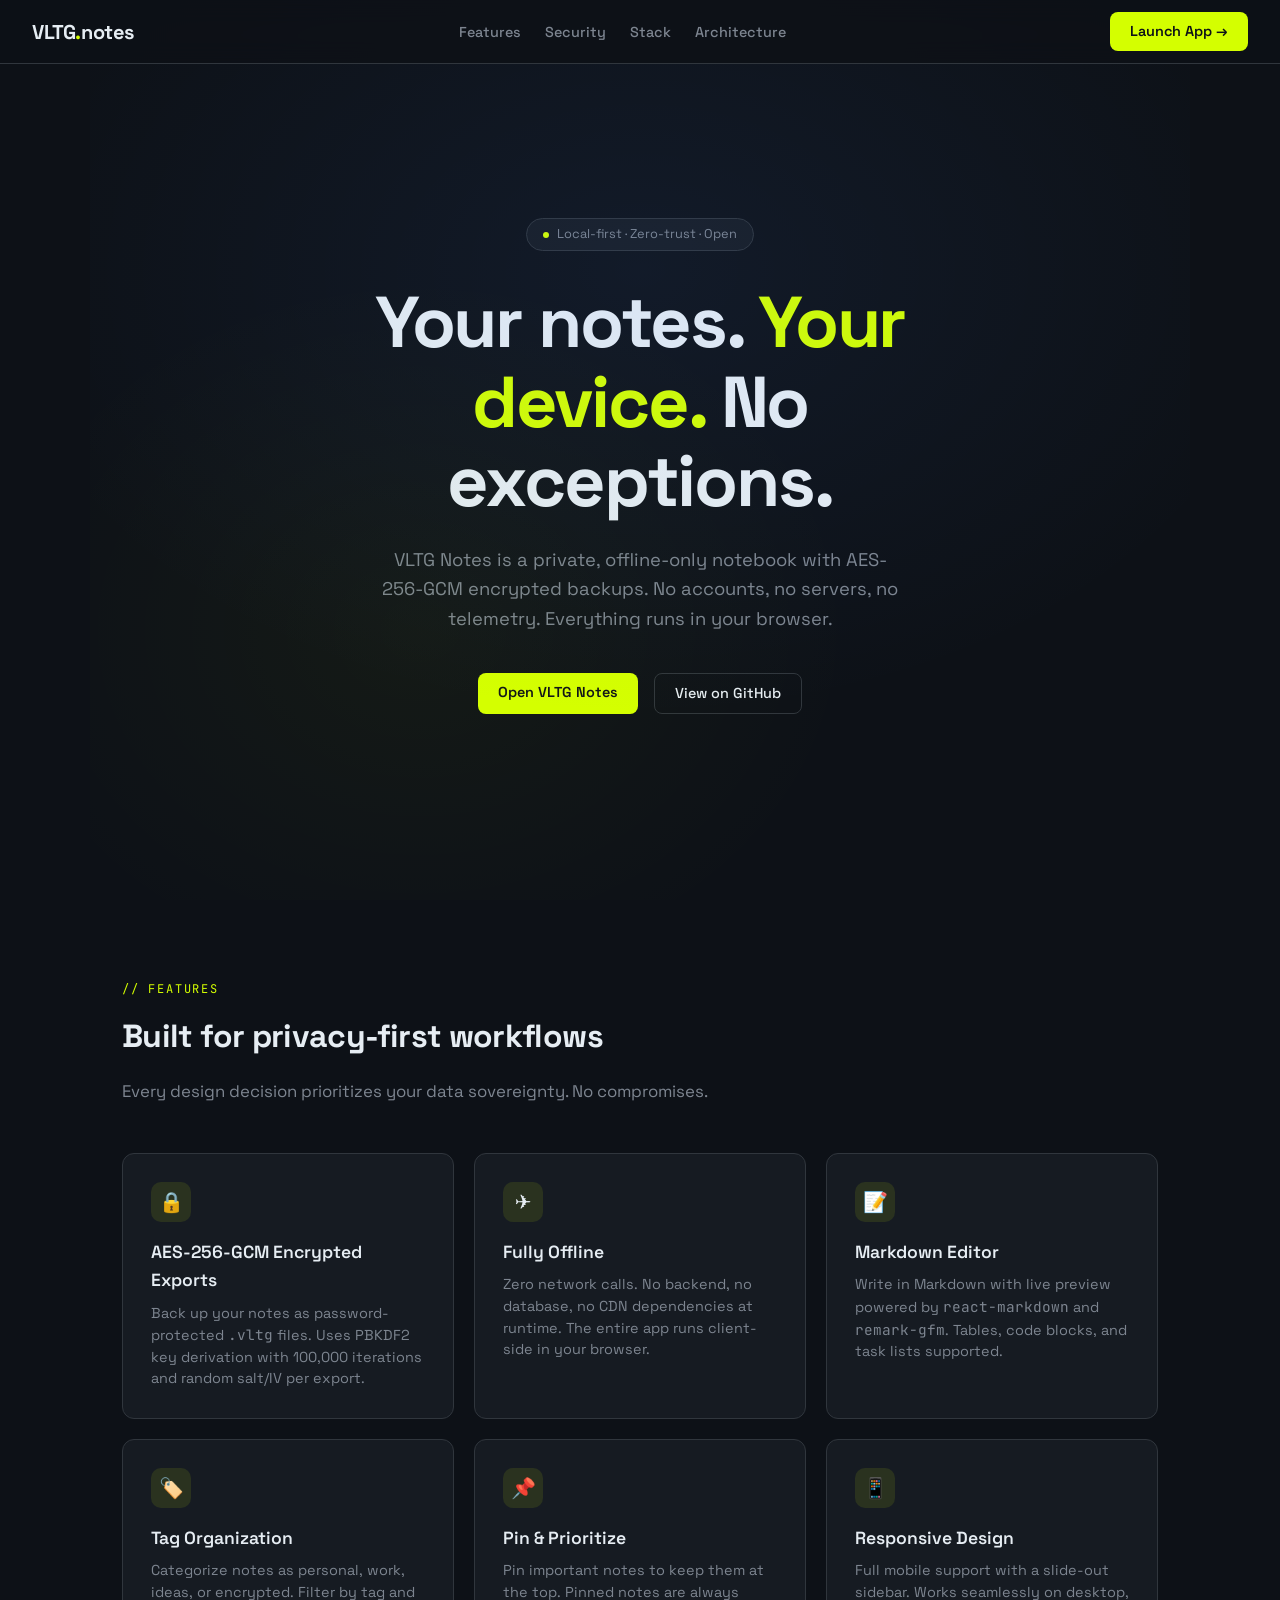
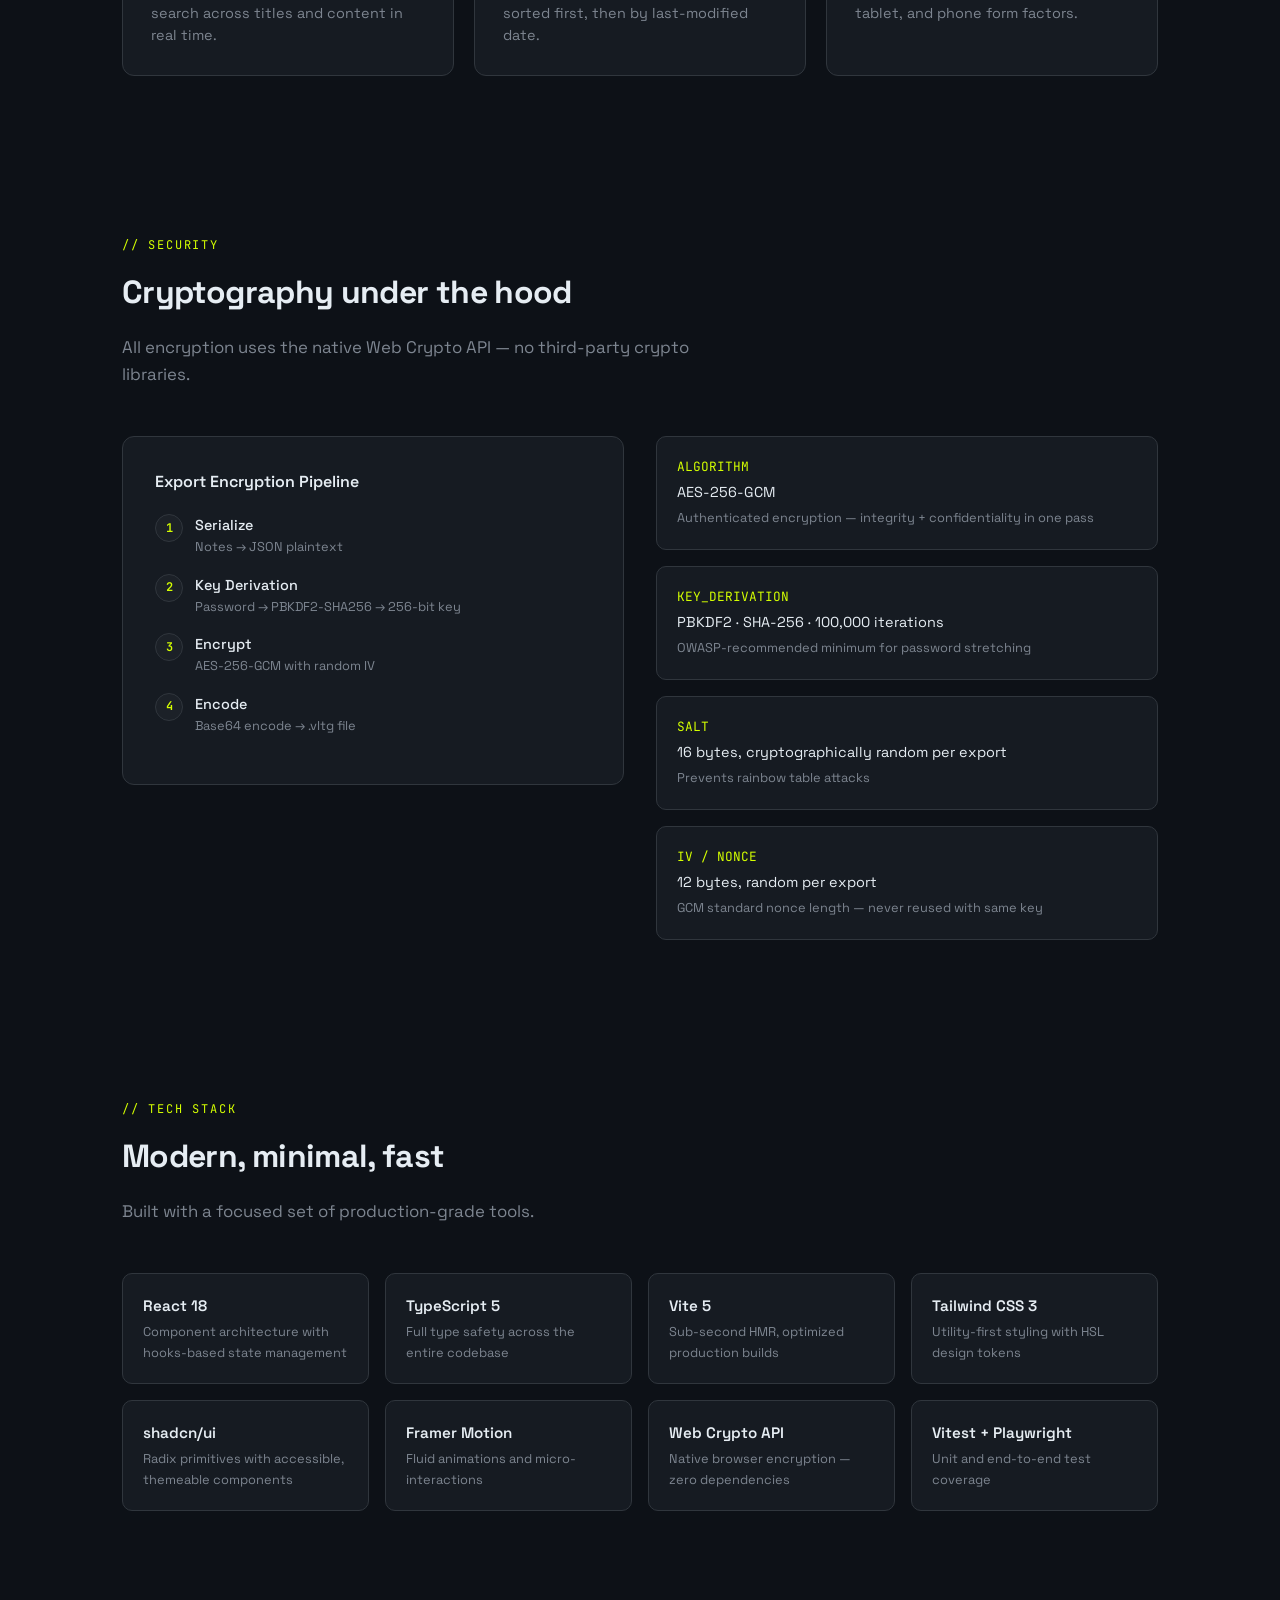
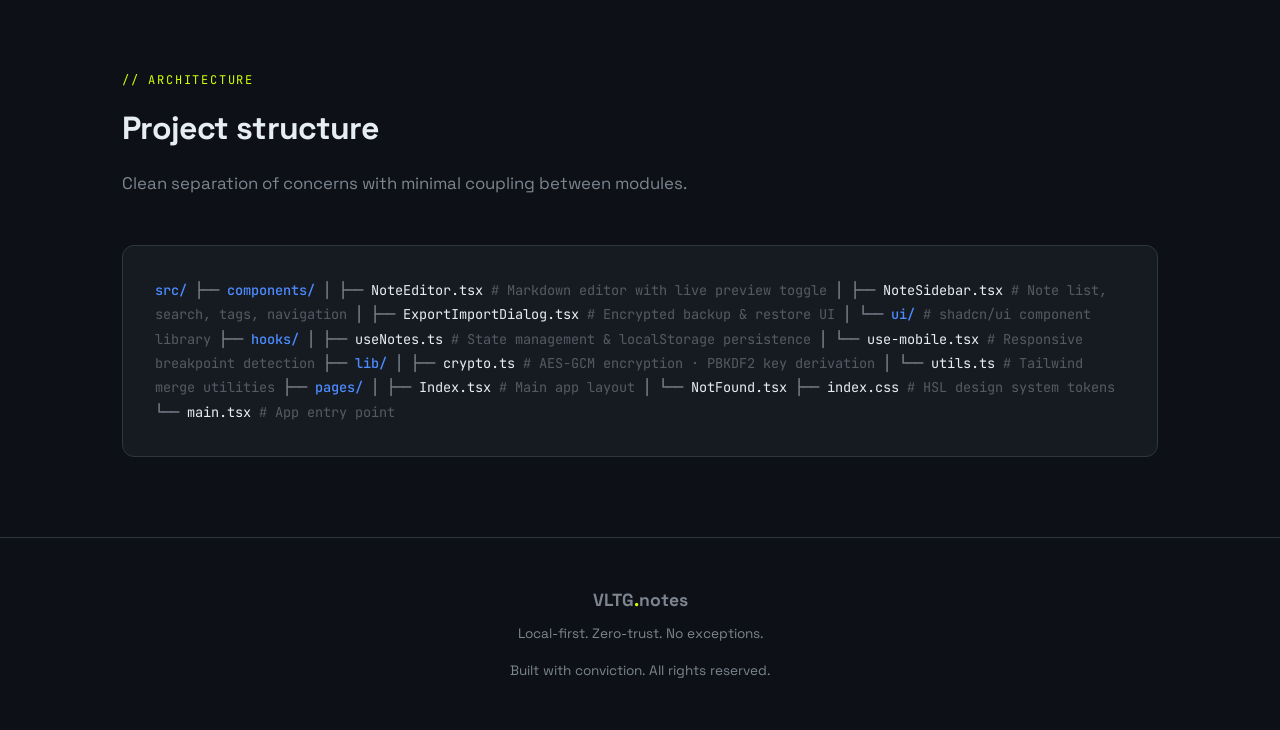
<file: docs/index.html>
<!DOCTYPE html>
<html lang="en">
<head>
  <meta charset="UTF-8">
  <meta name="viewport" content="width=device-width, initial-scale=1.0">
  <title>VLTG Notes — Private, Encrypted Note-Taking</title>
  <meta name="description" content="Local-first, zero-trust encrypted note-taking app. No accounts, no servers, no telemetry. Your notes stay yours.">
  <meta property="og:title" content="VLTG Notes">
  <meta property="og:description" content="Private, encrypted notes that never leave your browser.">
  <meta property="og:type" content="website">
  <link rel="preconnect" href="https://fonts.googleapis.com">
  <link href="https://fonts.googleapis.com/css2?family=Space+Grotesk:wght@400;500;600;700&family=JetBrains+Mono:wght@400;500&display=swap" rel="stylesheet">
  <style>
    *, *::before, *::after { margin: 0; padding: 0; box-sizing: border-box; }

    :root {
      --bg: #0d1117;
      --surface: #161b22;
      --surface-2: #1c2128;
      --border: #30363d;
      --text: #e6edf3;
      --text-muted: #7d8590;
      --primary: #4d8bff;
      --accent: #d4ff00;
      --accent-dim: #a3c700;
      --destructive: #f85149;
    }

    html { scroll-behavior: smooth; }

    body {
      font-family: 'Space Grotesk', system-ui, sans-serif;
      background: var(--bg);
      color: var(--text);
      line-height: 1.6;
      -webkit-font-smoothing: antialiased;
    }

    a { color: var(--accent); text-decoration: none; transition: color 0.2s; }
    a:hover { color: var(--accent-dim); }

    code, .mono {
      font-family: 'JetBrains Mono', monospace;
    }

    /* ── NAV ── */
    nav {
      position: fixed; top: 0; left: 0; right: 0; z-index: 50;
      background: rgba(13, 17, 23, 0.85);
      backdrop-filter: blur(12px);
      border-bottom: 1px solid var(--border);
      padding: 0.75rem 2rem;
      display: flex; align-items: center; justify-content: space-between;
    }
    nav .logo { font-weight: 700; font-size: 1.25rem; letter-spacing: -0.02em; }
    nav .logo span { color: var(--accent); }
    nav ul { list-style: none; display: flex; gap: 1.5rem; }
    nav ul a { color: var(--text-muted); font-size: 0.9rem; font-weight: 500; }
    nav ul a:hover { color: var(--text); }
    .cta-btn {
      display: inline-block;
      background: var(--accent);
      color: var(--bg);
      padding: 0.5rem 1.25rem;
      border-radius: 8px;
      font-weight: 600;
      font-size: 0.9rem;
      transition: transform 0.2s, box-shadow 0.2s;
    }
    .cta-btn:hover {
      color: var(--bg);
      transform: translateY(-1px);
      box-shadow: 0 4px 20px rgba(212, 255, 0, 0.25);
    }

    /* ── HERO ── */
    .hero {
      min-height: 100vh;
      display: flex; flex-direction: column;
      align-items: center; justify-content: center;
      text-align: center;
      padding: 6rem 2rem 4rem;
      position: relative;
      overflow: hidden;
    }
    .hero::before {
      content: '';
      position: absolute; inset: 0;
      background: radial-gradient(ellipse 60% 50% at 50% 30%, rgba(77, 139, 255, 0.08), transparent),
                  radial-gradient(ellipse 40% 40% at 30% 70%, rgba(212, 255, 0, 0.04), transparent);
      pointer-events: none;
    }
    .hero .badge {
      display: inline-flex; align-items: center; gap: 0.5rem;
      background: var(--surface);
      border: 1px solid var(--border);
      border-radius: 999px;
      padding: 0.35rem 1rem;
      font-size: 0.8rem;
      color: var(--text-muted);
      margin-bottom: 2rem;
    }
    .hero .badge .dot {
      width: 6px; height: 6px;
      background: var(--accent);
      border-radius: 50%;
      animation: pulse 2s infinite;
    }
    @keyframes pulse {
      0%, 100% { opacity: 1; }
      50% { opacity: 0.4; }
    }
    .hero h1 {
      font-size: clamp(2.5rem, 6vw, 4.5rem);
      font-weight: 700;
      line-height: 1.1;
      letter-spacing: -0.03em;
      margin-bottom: 1.5rem;
      max-width: 700px;
    }
    .hero h1 .highlight { color: var(--accent); }
    .hero p {
      font-size: 1.15rem;
      color: var(--text-muted);
      max-width: 520px;
      margin-bottom: 2.5rem;
    }
    .hero-actions { display: flex; gap: 1rem; flex-wrap: wrap; justify-content: center; }
    .btn-outline {
      display: inline-block;
      border: 1px solid var(--border);
      color: var(--text);
      padding: 0.5rem 1.25rem;
      border-radius: 8px;
      font-weight: 500;
      font-size: 0.9rem;
      transition: border-color 0.2s, background 0.2s;
    }
    .btn-outline:hover { border-color: var(--text-muted); background: var(--surface); color: var(--text); }

    /* ── SECTIONS ── */
    section { padding: 5rem 2rem; max-width: 1100px; margin: 0 auto; }
    .section-label {
      font-family: 'JetBrains Mono', monospace;
      font-size: 0.75rem;
      text-transform: uppercase;
      letter-spacing: 0.15em;
      color: var(--accent);
      margin-bottom: 0.75rem;
    }
    section h2 {
      font-size: 2rem;
      font-weight: 700;
      letter-spacing: -0.02em;
      margin-bottom: 1rem;
    }
    section > p {
      color: var(--text-muted);
      font-size: 1.05rem;
      max-width: 600px;
      margin-bottom: 3rem;
    }

    /* ── FEATURE GRID ── */
    .features-grid {
      display: grid;
      grid-template-columns: repeat(auto-fit, minmax(300px, 1fr));
      gap: 1.25rem;
    }
    .feature-card {
      background: var(--surface);
      border: 1px solid var(--border);
      border-radius: 12px;
      padding: 1.75rem;
      transition: border-color 0.3s, transform 0.2s;
    }
    .feature-card:hover { border-color: var(--accent); transform: translateY(-2px); }
    .feature-card .icon {
      width: 40px; height: 40px;
      background: rgba(212, 255, 0, 0.1);
      border-radius: 10px;
      display: flex; align-items: center; justify-content: center;
      margin-bottom: 1rem;
      font-size: 1.25rem;
    }
    .feature-card h3 { font-size: 1.1rem; font-weight: 600; margin-bottom: 0.5rem; }
    .feature-card p { color: var(--text-muted); font-size: 0.9rem; line-height: 1.5; }

    /* ── CRYPTO SECTION ── */
    .crypto-grid {
      display: grid;
      grid-template-columns: 1fr 1fr;
      gap: 2rem;
      align-items: start;
    }
    .crypto-flow {
      background: var(--surface);
      border: 1px solid var(--border);
      border-radius: 12px;
      padding: 2rem;
    }
    .crypto-flow h3 { font-size: 1rem; font-weight: 600; margin-bottom: 1.25rem; }
    .flow-step {
      display: flex; align-items: flex-start; gap: 1rem;
      margin-bottom: 1rem;
      position: relative;
      padding-left: 2.5rem;
    }
    .flow-step::before {
      content: attr(data-step);
      position: absolute; left: 0;
      width: 28px; height: 28px;
      background: var(--surface-2);
      border: 1px solid var(--border);
      border-radius: 50%;
      display: flex; align-items: center; justify-content: center;
      font-size: 0.75rem;
      font-weight: 600;
      color: var(--accent);
      font-family: 'JetBrains Mono', monospace;
    }
    .flow-step .label { font-size: 0.9rem; font-weight: 500; }
    .flow-step .desc { font-size: 0.8rem; color: var(--text-muted); }

    .crypto-specs { display: flex; flex-direction: column; gap: 1rem; }
    .spec-item {
      background: var(--surface);
      border: 1px solid var(--border);
      border-radius: 10px;
      padding: 1.25rem;
    }
    .spec-item .key {
      font-family: 'JetBrains Mono', monospace;
      font-size: 0.8rem;
      color: var(--accent);
      margin-bottom: 0.25rem;
    }
    .spec-item .val { font-size: 0.9rem; }
    .spec-item .note { font-size: 0.8rem; color: var(--text-muted); margin-top: 0.25rem; }

    /* ── TECH STACK ── */
    .tech-grid {
      display: grid;
      grid-template-columns: repeat(auto-fit, minmax(220px, 1fr));
      gap: 1rem;
    }
    .tech-item {
      background: var(--surface);
      border: 1px solid var(--border);
      border-radius: 10px;
      padding: 1.25rem;
    }
    .tech-item h4 { font-size: 0.95rem; font-weight: 600; margin-bottom: 0.25rem; }
    .tech-item p { color: var(--text-muted); font-size: 0.8rem; }

    /* ── ARCH SECTION ── */
    .arch-tree {
      background: var(--surface);
      border: 1px solid var(--border);
      border-radius: 12px;
      padding: 2rem;
      font-family: 'JetBrains Mono', monospace;
      font-size: 0.85rem;
      line-height: 1.8;
      color: var(--text-muted);
      overflow-x: auto;
    }
    .arch-tree .dir { color: var(--primary); font-weight: 500; }
    .arch-tree .file { color: var(--text); }
    .arch-tree .comment { color: var(--text-muted); opacity: 0.6; }

    /* ── FOOTER ── */
    footer {
      border-top: 1px solid var(--border);
      padding: 3rem 2rem;
      text-align: center;
      color: var(--text-muted);
      font-size: 0.85rem;
    }
    footer .logo { font-size: 1.1rem; font-weight: 700; margin-bottom: 0.5rem; }
    footer .logo span { color: var(--accent); }

    /* ── RESPONSIVE ── */
    @media (max-width: 768px) {
      nav ul { display: none; }
      .crypto-grid { grid-template-columns: 1fr; }
      section { padding: 3rem 1.25rem; }
    }
  </style>
</head>
<body>

  <!-- NAV -->
  <nav>
    <div class="logo">VLTG<span>.</span>notes</div>
    <ul>
      <li><a href="#features">Features</a></li>
      <li><a href="#security">Security</a></li>
      <li><a href="#stack">Stack</a></li>
      <li><a href="#architecture">Architecture</a></li>
    </ul>
    <a href="https://vltg.lovable.app" class="cta-btn">Launch App →</a>
  </nav>

  <!-- HERO -->
  <section class="hero">
    <div class="badge"><span class="dot"></span> Local-first · Zero-trust · Open</div>
    <h1>Your notes. <span class="highlight">Your device.</span> No exceptions.</h1>
    <p>VLTG Notes is a private, offline-only notebook with AES-256-GCM encrypted backups. No accounts, no servers, no telemetry. Everything runs in your browser.</p>
    <div class="hero-actions">
      <a href="https://vltg.lovable.app" class="cta-btn">Open VLTG Notes</a>
      <a href="https://github.com/fishnchips2026/vltg" class="btn-outline">View on GitHub</a>
    </div>
  </section>

  <!-- FEATURES -->
  <section id="features">
    <div class="section-label">// features</div>
    <h2>Built for privacy-first workflows</h2>
    <p>Every design decision prioritizes your data sovereignty. No compromises.</p>
    <div class="features-grid">
      <div class="feature-card">
        <div class="icon">🔒</div>
        <h3>AES-256-GCM Encrypted Exports</h3>
        <p>Back up your notes as password-protected <code>.vltg</code> files. Uses PBKDF2 key derivation with 100,000 iterations and random salt/IV per export.</p>
      </div>
      <div class="feature-card">
        <div class="icon">✈️</div>
        <h3>Fully Offline</h3>
        <p>Zero network calls. No backend, no database, no CDN dependencies at runtime. The entire app runs client-side in your browser.</p>
      </div>
      <div class="feature-card">
        <div class="icon">📝</div>
        <h3>Markdown Editor</h3>
        <p>Write in Markdown with live preview powered by <code>react-markdown</code> and <code>remark-gfm</code>. Tables, code blocks, and task lists supported.</p>
      </div>
      <div class="feature-card">
        <div class="icon">🏷️</div>
        <h3>Tag Organization</h3>
        <p>Categorize notes as personal, work, ideas, or encrypted. Filter by tag and search across titles and content in real time.</p>
      </div>
      <div class="feature-card">
        <div class="icon">📌</div>
        <h3>Pin & Prioritize</h3>
        <p>Pin important notes to keep them at the top. Pinned notes are always sorted first, then by last-modified date.</p>
      </div>
      <div class="feature-card">
        <div class="icon">📱</div>
        <h3>Responsive Design</h3>
        <p>Full mobile support with a slide-out sidebar. Works seamlessly on desktop, tablet, and phone form factors.</p>
      </div>
    </div>
  </section>

  <!-- SECURITY -->
  <section id="security">
    <div class="section-label">// security</div>
    <h2>Cryptography under the hood</h2>
    <p>All encryption uses the native Web Crypto API — no third-party crypto libraries.</p>
    <div class="crypto-grid">
      <div class="crypto-flow">
        <h3>Export Encryption Pipeline</h3>
        <div class="flow-step" data-step="1">
          <div><div class="label">Serialize</div><div class="desc">Notes → JSON plaintext</div></div>
        </div>
        <div class="flow-step" data-step="2">
          <div><div class="label">Key Derivation</div><div class="desc">Password → PBKDF2-SHA256 → 256-bit key</div></div>
        </div>
        <div class="flow-step" data-step="3">
          <div><div class="label">Encrypt</div><div class="desc">AES-256-GCM with random IV</div></div>
        </div>
        <div class="flow-step" data-step="4">
          <div><div class="label">Encode</div><div class="desc">Base64 encode → .vltg file</div></div>
        </div>
      </div>
      <div class="crypto-specs">
        <div class="spec-item">
          <div class="key">ALGORITHM</div>
          <div class="val">AES-256-GCM</div>
          <div class="note">Authenticated encryption — integrity + confidentiality in one pass</div>
        </div>
        <div class="spec-item">
          <div class="key">KEY_DERIVATION</div>
          <div class="val">PBKDF2 · SHA-256 · 100,000 iterations</div>
          <div class="note">OWASP-recommended minimum for password stretching</div>
        </div>
        <div class="spec-item">
          <div class="key">SALT</div>
          <div class="val">16 bytes, cryptographically random per export</div>
          <div class="note">Prevents rainbow table attacks</div>
        </div>
        <div class="spec-item">
          <div class="key">IV / NONCE</div>
          <div class="val">12 bytes, random per export</div>
          <div class="note">GCM standard nonce length — never reused with same key</div>
        </div>
      </div>
    </div>
  </section>

  <!-- TECH STACK -->
  <section id="stack">
    <div class="section-label">// tech stack</div>
    <h2>Modern, minimal, fast</h2>
    <p>Built with a focused set of production-grade tools.</p>
    <div class="tech-grid">
      <div class="tech-item">
        <h4>React 18</h4>
        <p>Component architecture with hooks-based state management</p>
      </div>
      <div class="tech-item">
        <h4>TypeScript 5</h4>
        <p>Full type safety across the entire codebase</p>
      </div>
      <div class="tech-item">
        <h4>Vite 5</h4>
        <p>Sub-second HMR, optimized production builds</p>
      </div>
      <div class="tech-item">
        <h4>Tailwind CSS 3</h4>
        <p>Utility-first styling with HSL design tokens</p>
      </div>
      <div class="tech-item">
        <h4>shadcn/ui</h4>
        <p>Radix primitives with accessible, themeable components</p>
      </div>
      <div class="tech-item">
        <h4>Framer Motion</h4>
        <p>Fluid animations and micro-interactions</p>
      </div>
      <div class="tech-item">
        <h4>Web Crypto API</h4>
        <p>Native browser encryption — zero dependencies</p>
      </div>
      <div class="tech-item">
        <h4>Vitest + Playwright</h4>
        <p>Unit and end-to-end test coverage</p>
      </div>
    </div>
  </section>

  <!-- ARCHITECTURE -->
  <section id="architecture">
    <div class="section-label">// architecture</div>
    <h2>Project structure</h2>
    <p>Clean separation of concerns with minimal coupling between modules.</p>
    <div class="arch-tree">
<span class="dir">src/</span>
├── <span class="dir">components/</span>
│   ├── <span class="file">NoteEditor.tsx</span>        <span class="comment"># Markdown editor with live preview toggle</span>
│   ├── <span class="file">NoteSidebar.tsx</span>       <span class="comment"># Note list, search, tags, navigation</span>
│   ├── <span class="file">ExportImportDialog.tsx</span> <span class="comment"># Encrypted backup &amp; restore UI</span>
│   └── <span class="dir">ui/</span>                    <span class="comment"># shadcn/ui component library</span>
├── <span class="dir">hooks/</span>
│   ├── <span class="file">useNotes.ts</span>            <span class="comment"># State management &amp; localStorage persistence</span>
│   └── <span class="file">use-mobile.tsx</span>         <span class="comment"># Responsive breakpoint detection</span>
├── <span class="dir">lib/</span>
│   ├── <span class="file">crypto.ts</span>              <span class="comment"># AES-GCM encryption · PBKDF2 key derivation</span>
│   └── <span class="file">utils.ts</span>               <span class="comment"># Tailwind merge utilities</span>
├── <span class="dir">pages/</span>
│   ├── <span class="file">Index.tsx</span>              <span class="comment"># Main app layout</span>
│   └── <span class="file">NotFound.tsx</span>
├── <span class="file">index.css</span>                  <span class="comment"># HSL design system tokens</span>
└── <span class="file">main.tsx</span>                   <span class="comment"># App entry point</span>
    </div>
  </section>

  <!-- FOOTER -->
  <footer>
    <div class="logo">VLTG<span>.</span>notes</div>
    <p>Local-first. Zero-trust. No exceptions.</p>
    <p style="margin-top: 1rem;">Built with conviction. All rights reserved.</p>
  </footer>

</body>
</html>
</file>
